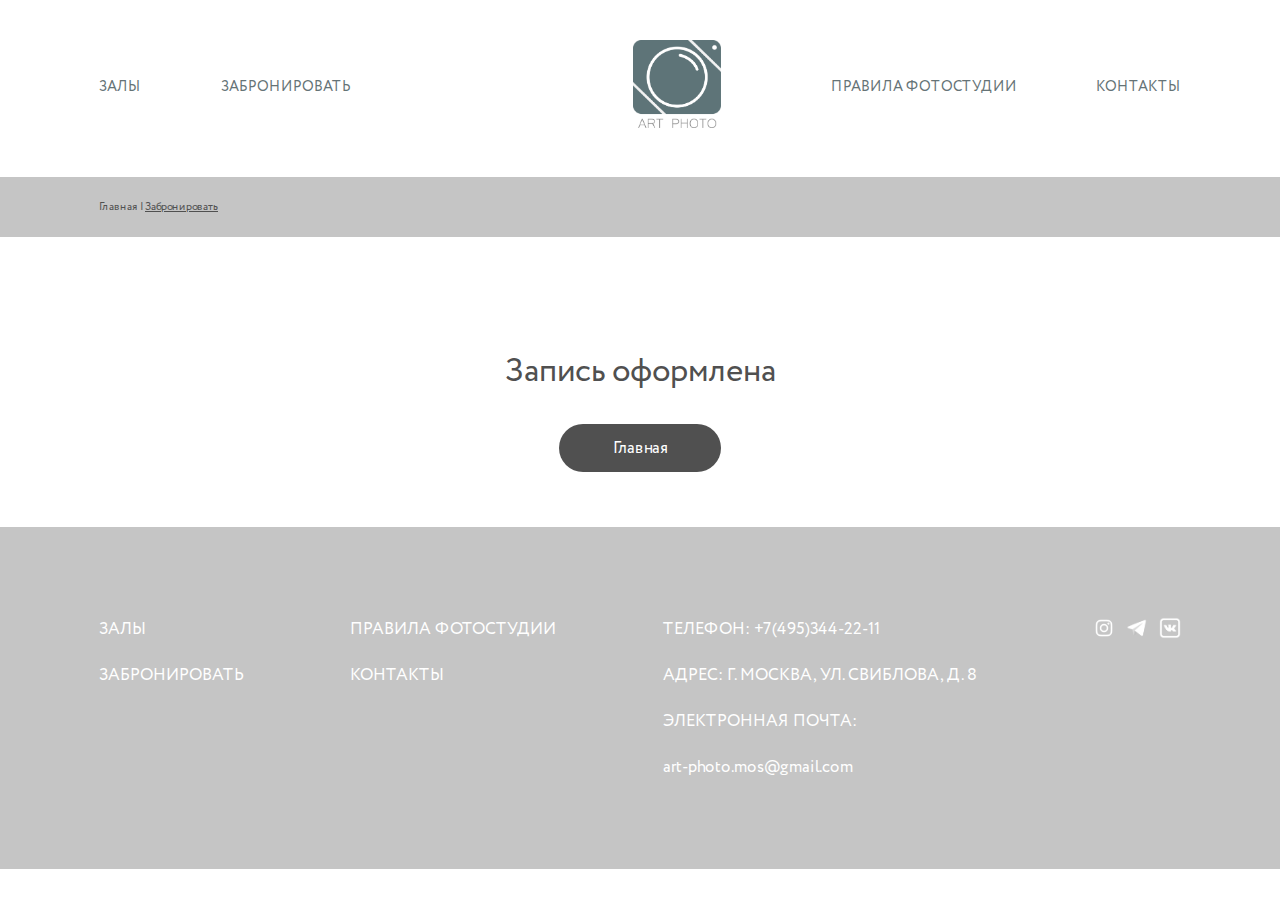
<file: appointment.html>
<!DOCTYPE html>
<html lang="en">

<head>
    <meta charset="UTF-8">
    <meta http-equiv="X-UA-Compatible" content="IE=edge">
    <meta name="viewport" content="width=device-width, initial-scale=1.0">
    <link rel="stylesheet" href="css/style.css">
    <title>Art photo</title>
</head>

<body>
    <div class="container">
        <header class="header">
            <nav class="nav">
                <a href="halls.html" class="nav-link">Залы</a>
                <a href="reservation.html" class="nav-link">Забронировать</a>
                <a href="index.html" class="logo-link">
                    <img class="logo-pic" src="img/logo.png" alt="logo">
                </a>
                <a href="rules.html" class="nav-link">Правила фотостудии</a>
                <a href="contacts.html" class="nav-link">Контакты</a>
            </nav>
        </header>
        <main class="main appointment">
            <div class="bread-crumbles">
                <div class="bread-crumbles__txt">
                    <a href="index.html" class="bread-crumbles_link">Главная |</a>
                    <span>Забронировать</span>
                </div>
            </div>
            <div class="appointment-block">
                <span class="appointment-title">Запись оформлена</span>
                <a href="index.html" class="main-page-link">Главная</a>
            </div>
        </main>
        <footer class="footer">
            <div class="footer-col">
                <a href="halls.html" class="footer-link">Залы</a>
                <a href="reservation.html" class="footer-link">Забронировать</a>
            </div>
            <div class="footer-col">
                <a href="rules.html" class="footer-link">Правила фотостудии</a>
                <a href="contacts.html" class="footer-link">Контакты</a>
            </div>
            <div class="footer-col">
                <span class="footer-link">Телефон: +7(495)344-22-11</span>
                <span class="footer-link">Адрес: г. Москва, ул. Свиблова, д. 8</span>
                <span class="footer-link">Электронная почта: </span>
                <a href="mailto:art-photo.mos@gmail.com">art-photo.mos@gmail.com</a>
            </div>
            <div class="socials">
                <a href="#" class="social-icon"><img class="social-icon-pic" src="img/instagram.png"
                        alt="instagram"></a>
                <a href="#" class="social-icon"><img class="social-icon-pic" src="img/telegram.png" alt="telegram"></a>
                <a href="#" class="social-icon"><img class="social-icon-pic" src="img/vk.png" alt="vkontakte"></a>
            </div>
        </footer>
    </div>
</body>

</html>
</file>
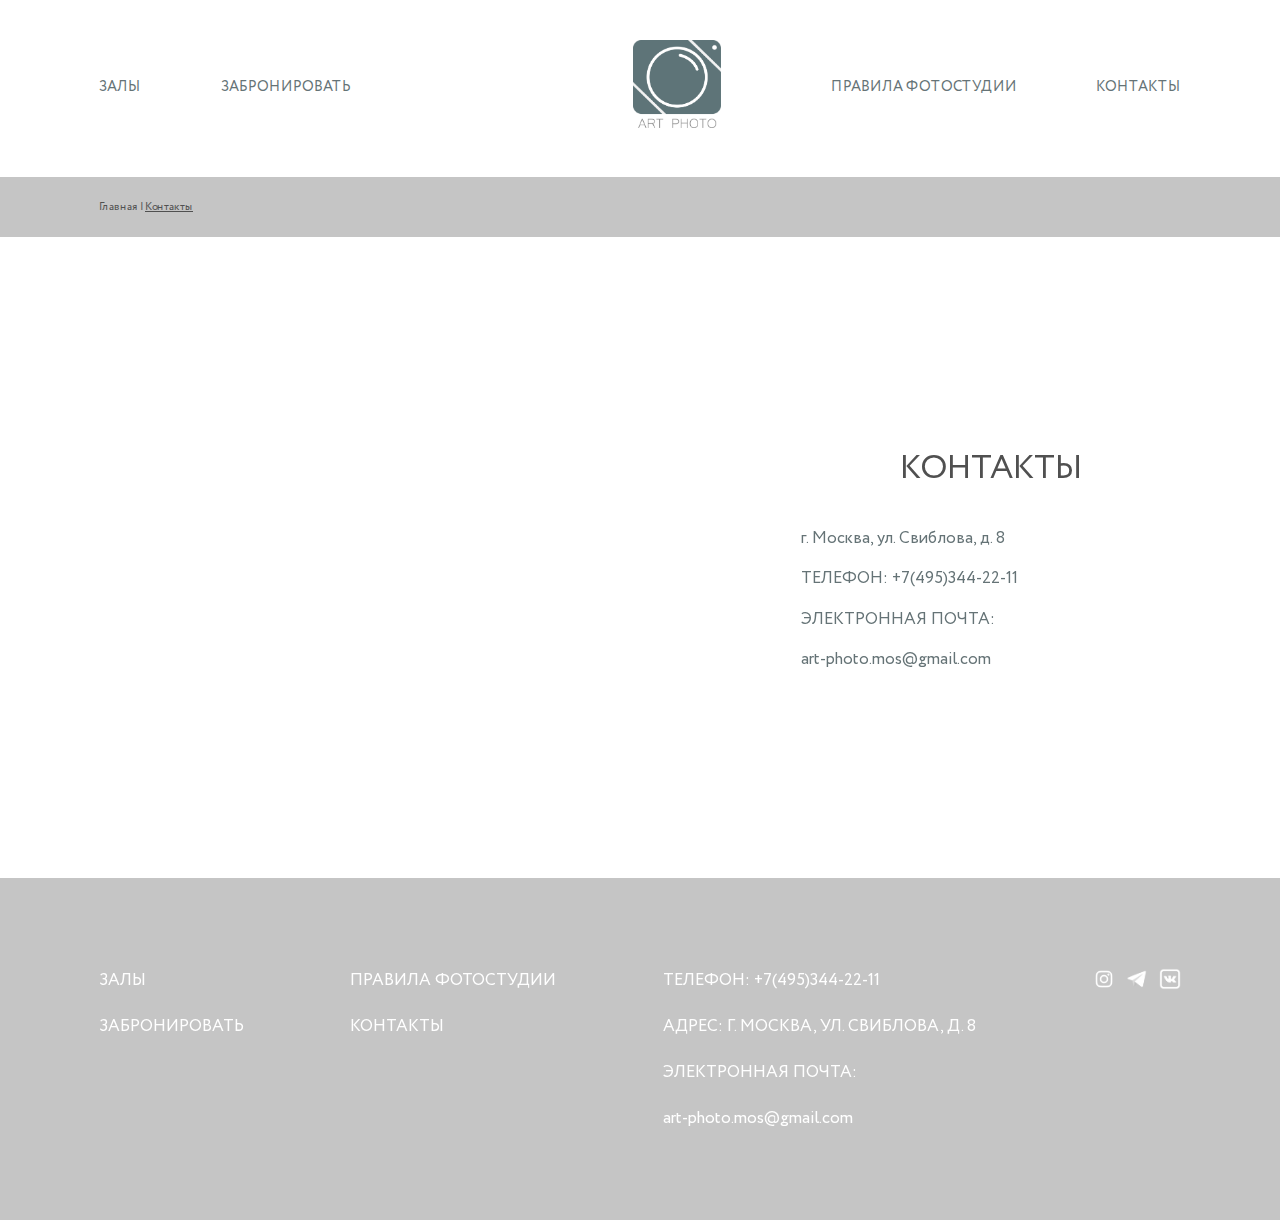
<file: contacts.html>
<!DOCTYPE html>
<html lang="en">

<head>
    <meta charset="UTF-8">
    <meta http-equiv="X-UA-Compatible" content="IE=edge">
    <meta name="viewport" content="width=device-width, initial-scale=1.0">
    <link rel="stylesheet" href="css/style.css">
    <title>Art photo</title>
</head>

<body>
    <div class="container">
        <header class="header">
            <nav class="nav">
                <a href="halls.html" class="nav-link">Залы</a>
                <a href="reservation.html" class="nav-link">Забронировать</a>
                <a href="index.html" class="logo-link">
                    <img class="logo-pic" src="img/logo.png" alt="logo">
                </a>
                <a href="rules.html" class="nav-link">Правила фотостудии</a>
                <a href="contacts.html" class="nav-link">Контакты</a>
            </nav>
        </header>
        <main class="main contacts">
            <div class="bread-crumbles">
                <div class="bread-crumbles__txt">
                    <a href="index.html" class="bread-crumbles_link">Главная |</a>
                    <span>Контакты </span>
                </div>
            </div>
            <div class="address-block">
                <div class="map">
                    <iframe
                        src="https://yandex.ru/map-widget/v1/?um=constructor%3A5620888b2440179dbb9b3fdedf29d657e5d3ae7b112324a249640f655b045b6e&amp;source=constructor"
                        width="647" height="456" frameborder="0"></iframe>
                </div>
                <div class="contacts-block">
                    <span class="contacts-block_title">Контакты</span>
                    <span class="contacts-link address">г. Москва, ул. Свиблова, д. 8</span>
                    <span class="contacts-link phone">Телефон: +7(495)344-22-11</span>
                    <span class="contacts-link email">Электронная почта: </span>
                    <a href="mailto:art-photo.mos@gmail.com" link>art-photo.mos@gmail.com</a>
                </div>
            </div>
        </main>
        <footer class="footer">
            <div class="footer-col">
                <a href="halls.html" class="footer-link">Залы</a>
                <a href="reservation.html" class="footer-link">Забронировать</a>
            </div>
            <div class="footer-col">
                <a href="rules.html" class="footer-link">Правила фотостудии</a>
                <a href="contacts.html" class="footer-link">Контакты</a>
            </div>
            <div class="footer-col">
                <span class="footer-link">Телефон: +7(495)344-22-11</span>
                <span class="footer-link">Адрес: г. Москва, ул. Свиблова, д. 8</span>
                <span class="footer-link">Электронная почта: </span>
                <a href="mailto:art-photo.mos@gmail.com">art-photo.mos@gmail.com</a>
            </div>
            <div class="socials">
                <a href="#" class="social-icon"><img class="social-icon-pic" src="img/instagram.png"
                        alt="instagram"></a>
                <a href="#" class="social-icon"><img class="social-icon-pic" src="img/telegram.png" alt="telegram"></a>
                <a href="#" class="social-icon"><img class="social-icon-pic" src="img/vk.png" alt="vkontakte"></a>
            </div>
        </footer>
    </div>
</body>

</html>
</file>
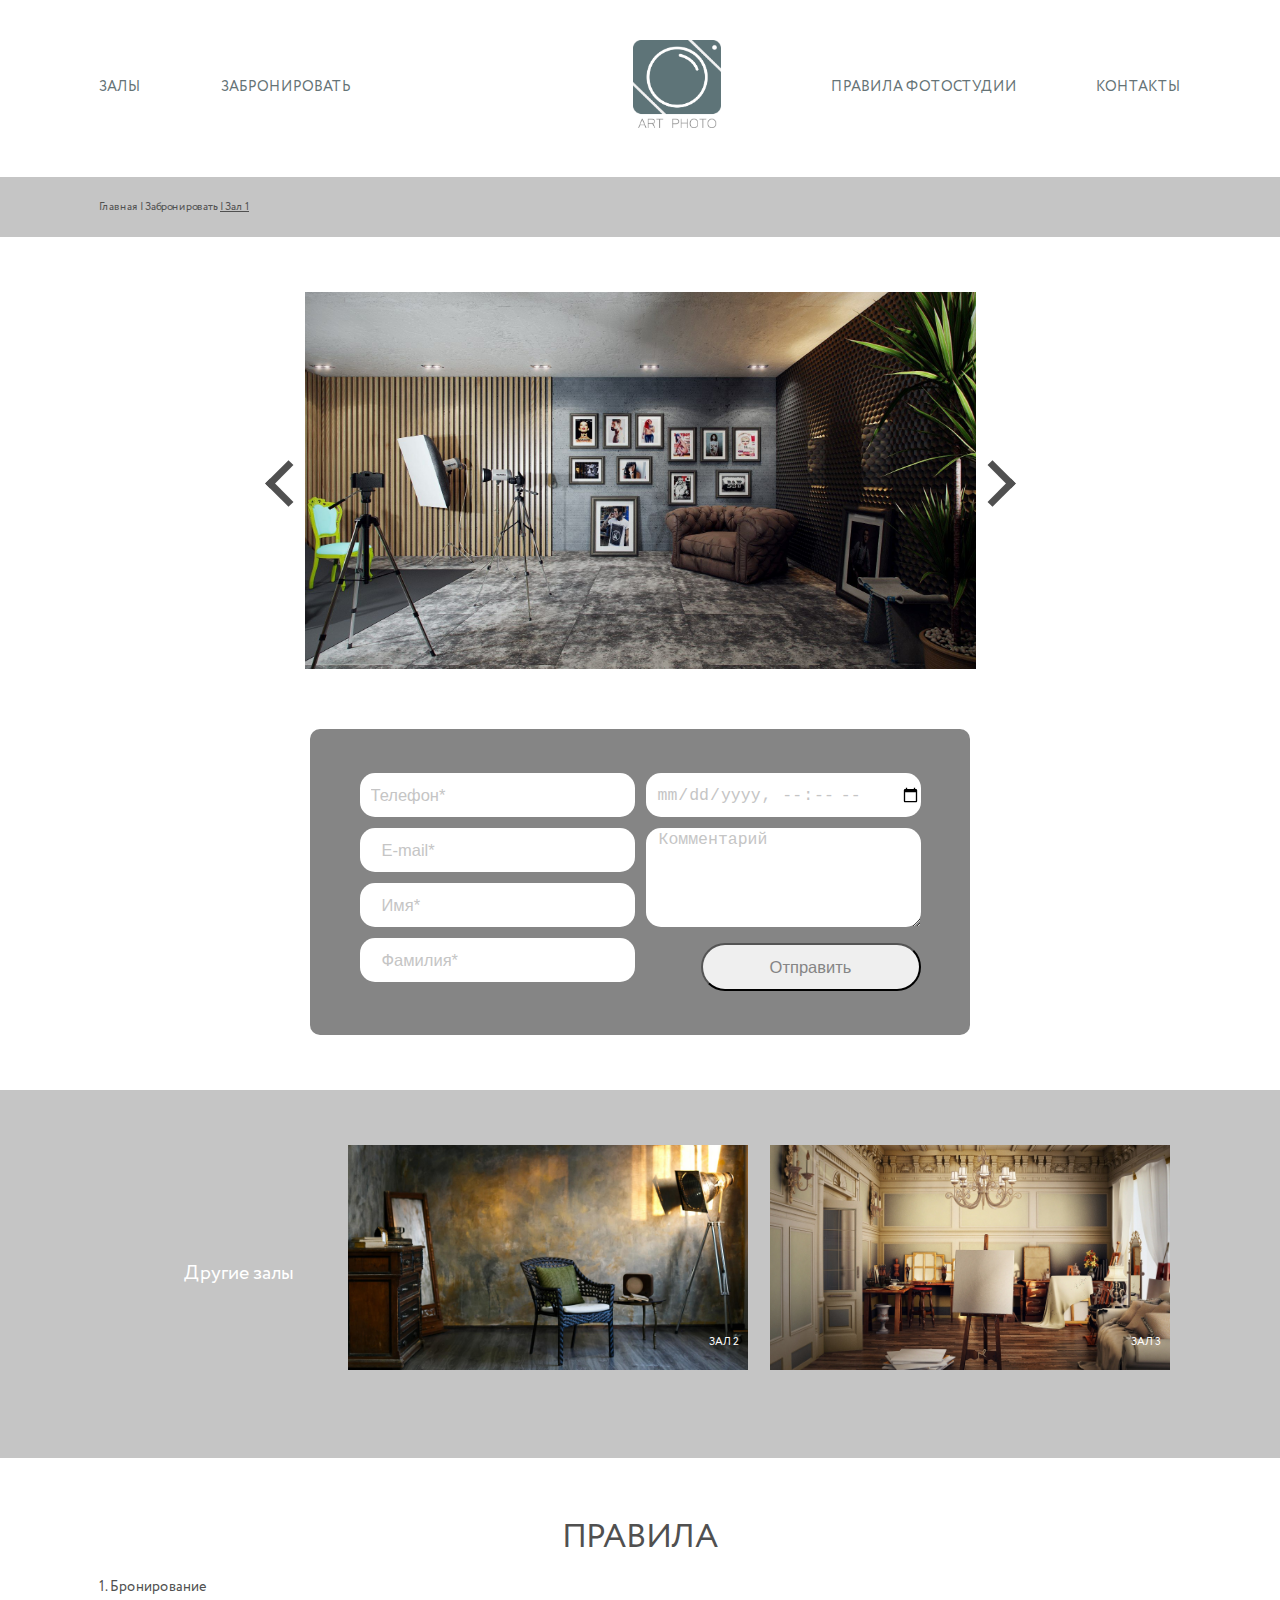
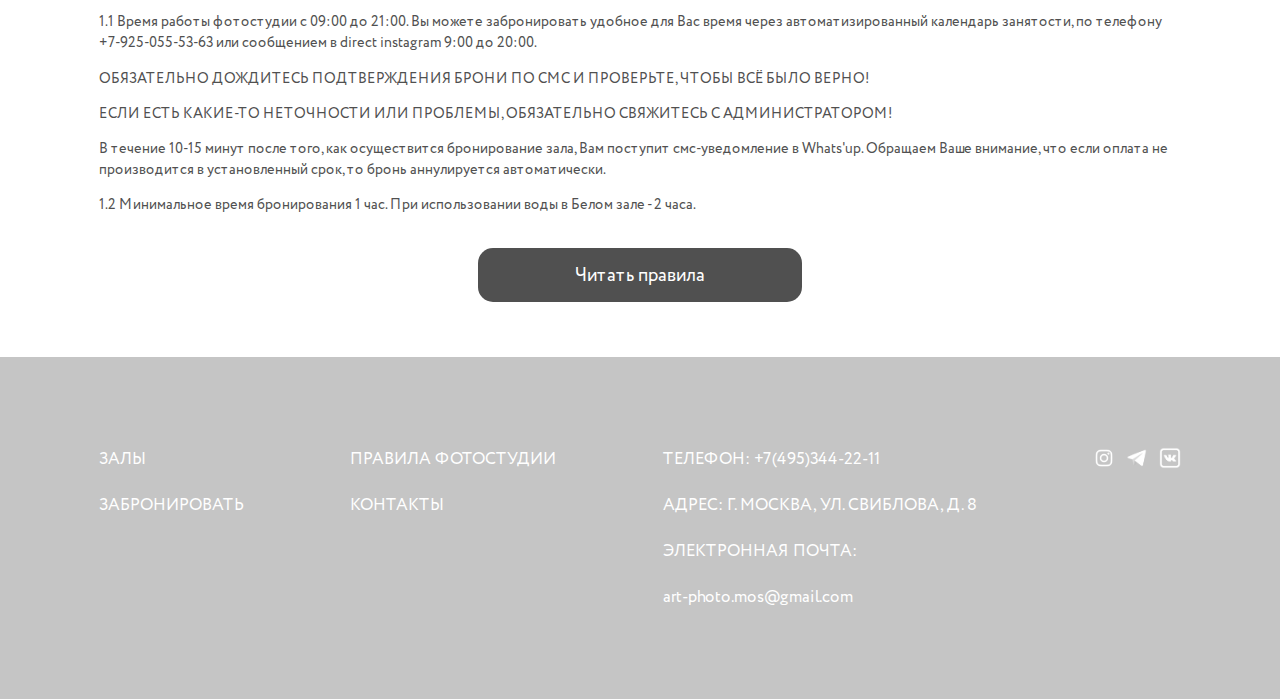
<file: form.html>
<!DOCTYPE html>
<html lang="en">

<head>
    <meta charset="UTF-8">
    <meta http-equiv="X-UA-Compatible" content="IE=edge">
    <meta name="viewport" content="width=device-width, initial-scale=1.0">
    <link rel="stylesheet" href="css/style.css">
    <title>Art photo</title>
</head>

<body>
    <div class="container">
        <header class="header">
            <nav class="nav">
                <a href="halls.html" class="nav-link">Залы</a>
                <a href="reservation.html" class="nav-link">Забронировать</a>
                <a href="index.html" class="logo-link">
                    <img class="logo-pic" src="img/logo.png" alt="logo">
                </a>
                <a href="rules.html" class="nav-link">Правила фотостудии</a>
                <a href="#" class="nav-link">Контакты</a>
            </nav>
        </header>
        <main class="main appointment">
            <div class="bread-crumbles">
                <div class="bread-crumbles__txt">
                    <a href="index.html" class="bread-crumbles_link">Главная |</a>
                    <a href="reservation.html" class="bread-crumbles_link"> Забронировать</a>
                    <span>| Зал 1 </span>
                </div>
            </div>
            <div class="appointment-form">
                <div class="appoint-photo-wrp">
                    <span class="arrow left"></span>
                    <div class="appointment-form__pic">
                        <img class="appoint-hall1-pic" src="img/hall1.jpg" alt="Hall 1">
                    </div>
                    <span class="arrow right"></span>
                </div>
                <form method="link" action="/appointment.html" class="order-form">
                    <div class="order-form-part">
                        <p><input class="order-form__input input-phone" type="tel" name="input-phone" id="input-phone"
                                placeholder="Телефон*">
                        </p>
                        <p><input class="order-form__input input-email" type="email" name="input-email" id="input-email"
                                placeholder="E-mail*"></p>
                        <p><input class="order-form__input input-name" type="name" name="input-name" id="input-name"
                                placeholder="Имя*"></p>
                        <p><input class="order-form__input input-surname" type="name" name="input-surname"
                                id="input-surname" placeholder="Фамилия*">
                        </p>
                    </div>
                    <div class="order-form-part">
                        <p><input class="order-form__input input-datetime" type="datetime-local" name="input-datetime"
                                id="input-datetime" placeholder="Дата и время">
                        </p>
                        <p>
                            <textarea class="order-form__input input-text" name="input-text" id="input-text"
                                placeholder="Комментарий"></textarea>
                        </p>
                        <p class="wrp-btn"><button type="submit" class="form-send__btn"
                                target="_blank">Отправить</button>
                        </p>
                    </div>
                </form>
            </div>
            <div class="other-halls-block">
                <span class="other-halls__title">Другие залы</span>
                <div class="halls-gallery__row">
                    <a href="form.html" class="img-wrp hall2">
                        <img class="photo-gallery__img" src="img/hall2.jpg" alt="Hall 2">
                        <span class="photo-gallery__name">Зал 2</span>
                    </a>
                    <a href="form.html" class="img-wrp hall3">
                        <img class="photo-gallery__img" src="img/hall3.jpg" alt="Hall 3">
                        <span class="photo-gallery__name">Зал 3</span>
                    </a>
                </div>
            </div>
            <div class="rules-text form">
                <span class="rules-text_title">Правила</span>
                <p class="rules-text-part">1. Бронирование</p>
                <p class="rules-text-part">
                    1.1 Время работы фотостудии с 09:00 до 21:00. Вы можете забронировать удобное для Вас время
                    через автоматизированный календарь занятости, по телефону +7-925-055-53-63 или сообщением в
                    direct instagram 9:00 до 20:00.
                </p>
                <p class="rules-text-part">ОБЯЗАТЕЛЬНО ДОЖДИТЕСЬ ПОДТВЕРЖДЕНИЯ БРОНИ ПО СМС И ПРОВЕРЬТЕ, ЧТОБЫ ВСЁ
                    БЫЛО ВЕРНО!
                </p>
                <p class="rules-text-part">ЕСЛИ ЕСТЬ КАКИЕ-ТО НЕТОЧНОСТИ ИЛИ ПРОБЛЕМЫ, ОБЯЗАТЕЛЬНО СВЯЖИТЕСЬ С
                    АДМИНИСТРАТОРОМ!
                </p>
                <p class="rules-text-part">В течение 10-15 минут после того, как осуществится бронирование зала, Вам
                    поступит смс-уведомление в Whats'up. Обращаем Ваше внимание, что если оплата не производится в
                    установленный срок, то бронь аннулируется автоматически.
                </p>
                <p class="rules-text-part">1.2 Минимальное время бронирования 1 час. При использовании воды в Белом
                    зале - 2 часа.
                </p>
                <a href="rules.html" class="page-link rules">Читать правила</a>
            </div>
        </main>
        <footer class="footer">
            <div class="footer-col">
                <a href="halls.html" class="footer-link">Залы</a>
                <a href="reservation.html" class="footer-link">Забронировать</a>
            </div>
            <div class="footer-col">
                <a href="rules.html" class="footer-link">Правила фотостудии</a>
                <a href="contacts.html" class="footer-link">Контакты</a>
            </div>
            <div class="footer-col">
                <span class="footer-link">Телефон: +7(495)344-22-11</span>
                <span class="footer-link">Адрес: г. Москва, ул. Свиблова, д. 8</span>
                <span class="footer-link">Электронная почта: </span>
                <a href="mailto:art-photo.mos@gmail.com">art-photo.mos@gmail.com</a>
            </div>
            <div class="socials">
                <a href="#" class="social-icon"><img class="social-icon-pic" src="img/instagram.png"
                        alt="instagram"></a>
                <a href="#" class="social-icon"><img class="social-icon-pic" src="img/telegram.png" alt="telegram"></a>
                <a href="#" class="social-icon"><img class="social-icon-pic" src="img/vk.png" alt="vkontakte"></a>
            </div>
        </footer>
    </div>
</body>

</html>
</file>
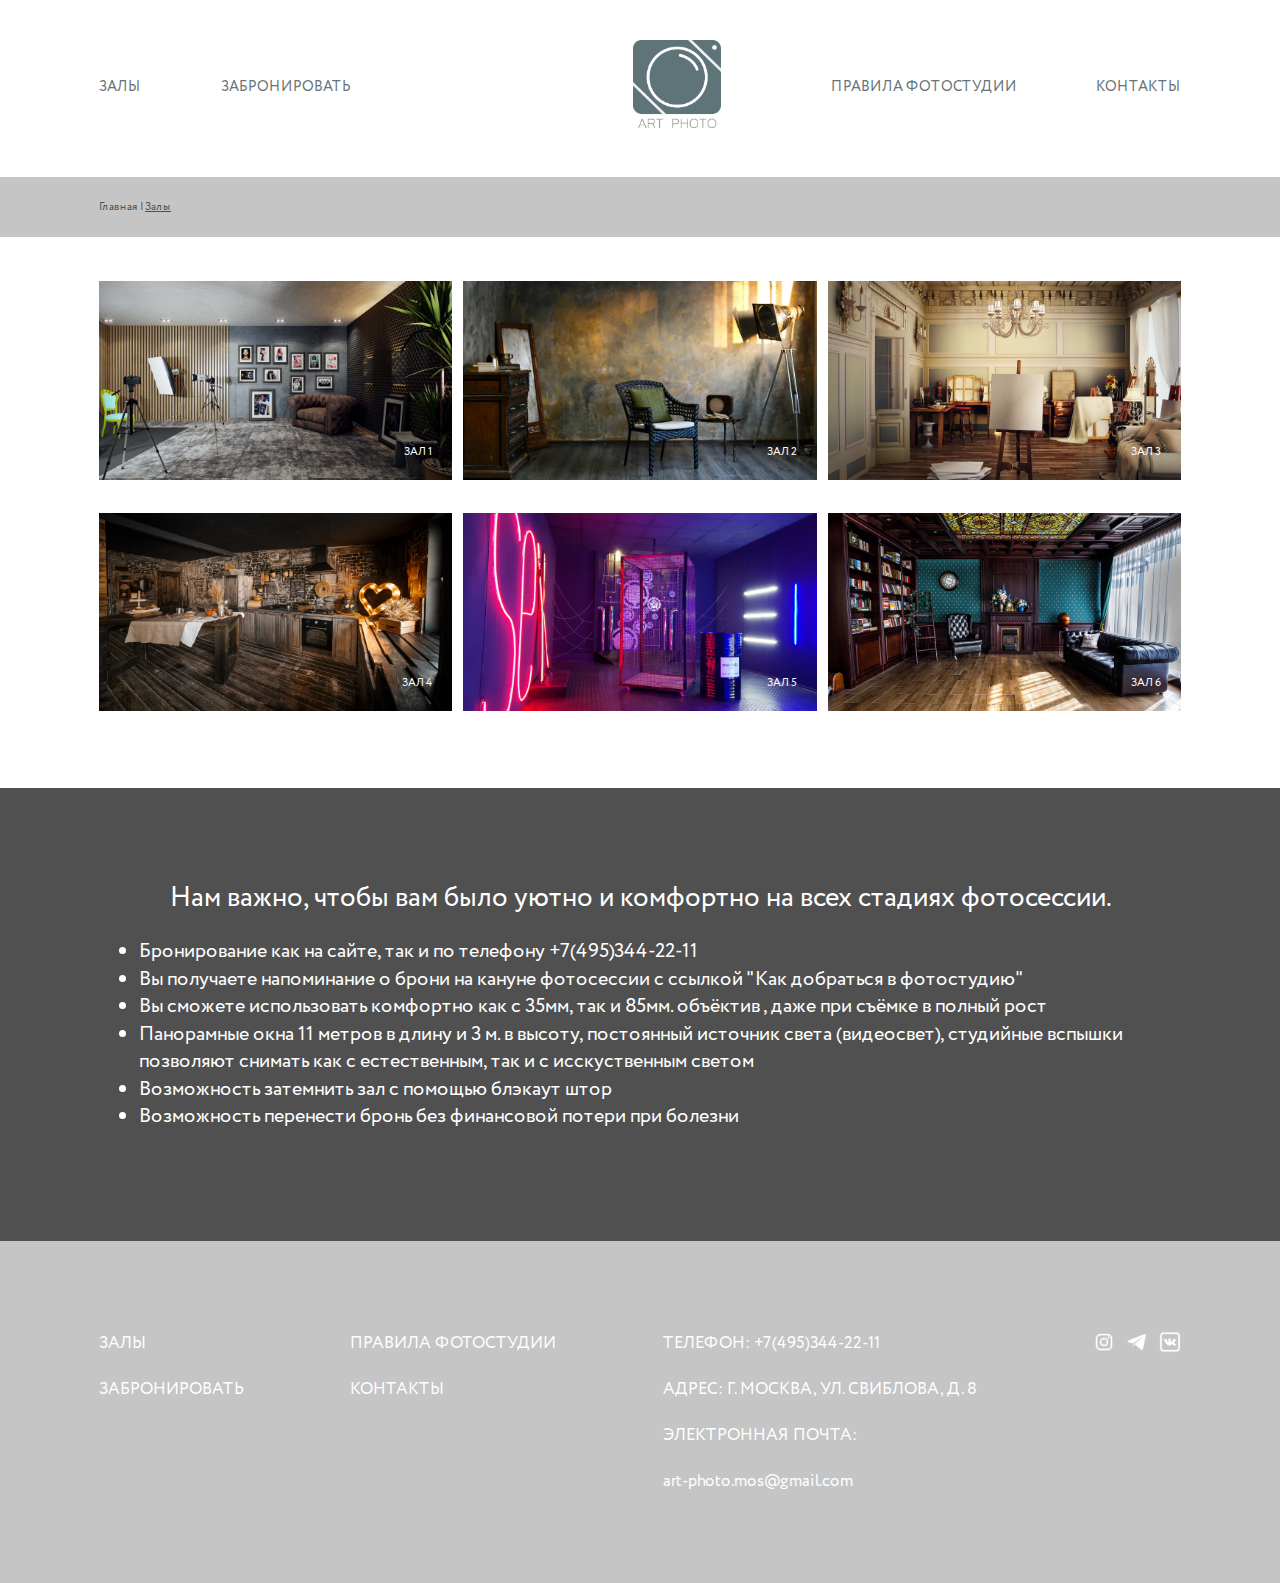
<file: halls.html>
<!DOCTYPE html>
<html lang="en">

<head>
    <meta charset="UTF-8">
    <meta http-equiv="X-UA-Compatible" content="IE=edge">
    <meta name="viewport" content="width=device-width, initial-scale=1.0">
    <link rel="stylesheet" href="css/style.css">
    <title>Art photo</title>
</head>

<body>
    <div class="container">
        <header class="header">
            <nav class="nav">
                <a href="halls.html" class="nav-link">Залы</a>
                <a href="reservation.html" class="nav-link">Забронировать</a>
                <a href="index.html" class="logo-link">
                    <img class="logo-pic" src="img/logo.png" alt="logo">
                </a>
                <a href="rules.html" class="nav-link">Правила фотостудии</a>
                <a href="#" class="nav-link">Контакты</a>
            </nav>
        </header>
        <main class="main halls">
            <div class="bread-crumbles">
                <div class="bread-crumbles__txt">
                    <a href="index.html" class="bread-crumbles_link">Главная |</a>
                    <span>Залы </span>
                </div>
            </div>
    </div>
    <div class="halls-gallery">
        <div class="halls-gallery__row">
            <a href="form.html" class="img-wrp hall1">
                <img class="photo-gallery__img" src="img/hall1.jpg" alt="Hall 1">
                <span class="photo-gallery__name">Зал 1</span>
            </a>
            <a href="form.html" class="img-wrp hall2">
                <img class="photo-gallery__img" src="img/hall2.jpg" alt="Hall 2">
                <span class="photo-gallery__name">Зал 2</span>
            </a>
            <a href="form.html" class="img-wrp hall3">
                <img class="photo-gallery__img" src="img/hall3.jpg" alt="Hall 3">
                <span class="photo-gallery__name">Зал 3</span>
            </a>
        </div>
        <div class="halls-gallery__row">
            <a href="form.html" class="img-wrp hall4">
                <img class="photo-gallery__img" src="img/hall4.jpg" alt="Hall 4">
                <span class="photo-gallery__name">Зал 4</span>
            </a>
            <a href="form.html" class="img-wrp hall5">
                <img class="photo-gallery__img" src="img/hall5.jpg" alt="Hall 5">
                <span class="photo-gallery__name">Зал 5</span>
            </a>
            <a href="form.html" class="img-wrp hall6">
                <img class="photo-gallery__img" src="img/hall6.jpg" alt="Hall 6">
                <span class="photo-gallery__name">Зал 6</span>
            </a>
        </div>
    </div>
    <section class="info-block">
        <span class="info-block__title">Нам важно, чтобы вам было уютно и комфортно на всех стадиях
            фотосессии.</span>
        <ul class="info-block_list">
            <li class="info-block__item">Бронирование как на сайте, так и по телефону +7(495)344-22-11</li>
            <li class="info-block__item">Вы получаете напоминание о брони на кануне фотосессии с ссылкой "Как
                добраться в фотостудию"</li>
            <li class="info-block__item">Вы сможете использовать комфортно как с 35мм, так и 85мм. объёктив ,
                даже при съёмке в полный рост</li>
            <li class="info-block__item">Панорамные окна 11 метров в длину и 3 м. в высоту, постоянный
                источник света (видеосвет), студийные вспышки позволяют снимать как с естественным, так и с
                исскуственным светом</li>
            <li class="info-block__item">Возможность затемнить зал с помощью блэкаут штор</li>
            <li class="info-block__item">Возможность перенести бронь без финансовой потери при болезни</li>
        </ul>
    </section>
    </main>
    <footer class="footer">
        <div class="footer-col">
            <a href="halls.html" class="footer-link">Залы</a>
            <a href="reservation.html" class="footer-link">Забронировать</a>
        </div>
        <div class="footer-col">
            <a href="rules.html" class="footer-link">Правила фотостудии</a>
            <a href="#" class="footer-link">Контакты</a>
        </div>
        <div class="footer-col">
            <span class="footer-link">Телефон: +7(495)344-22-11</span>
            <span class="footer-link">Адрес: г. Москва, ул. Свиблова, д. 8</span>
            <span class="footer-link">Электронная почта: </span>
            <a href="mailto:art-photo.mos@gmail.com">art-photo.mos@gmail.com</a>
        </div>
        <div class="socials">
            <a href="#" class="social-icon"><img class="social-icon-pic" src="img/instagram.png" alt="instagram"></a>
            <a href="#" class="social-icon"><img class="social-icon-pic" src="img/telegram.png" alt="telegram"></a>
            <a href="#" class="social-icon"><img class="social-icon-pic" src="img/vk.png" alt="vkontakte"></a>
        </div>
    </footer>
    </div>
</body>

</html>
</file>
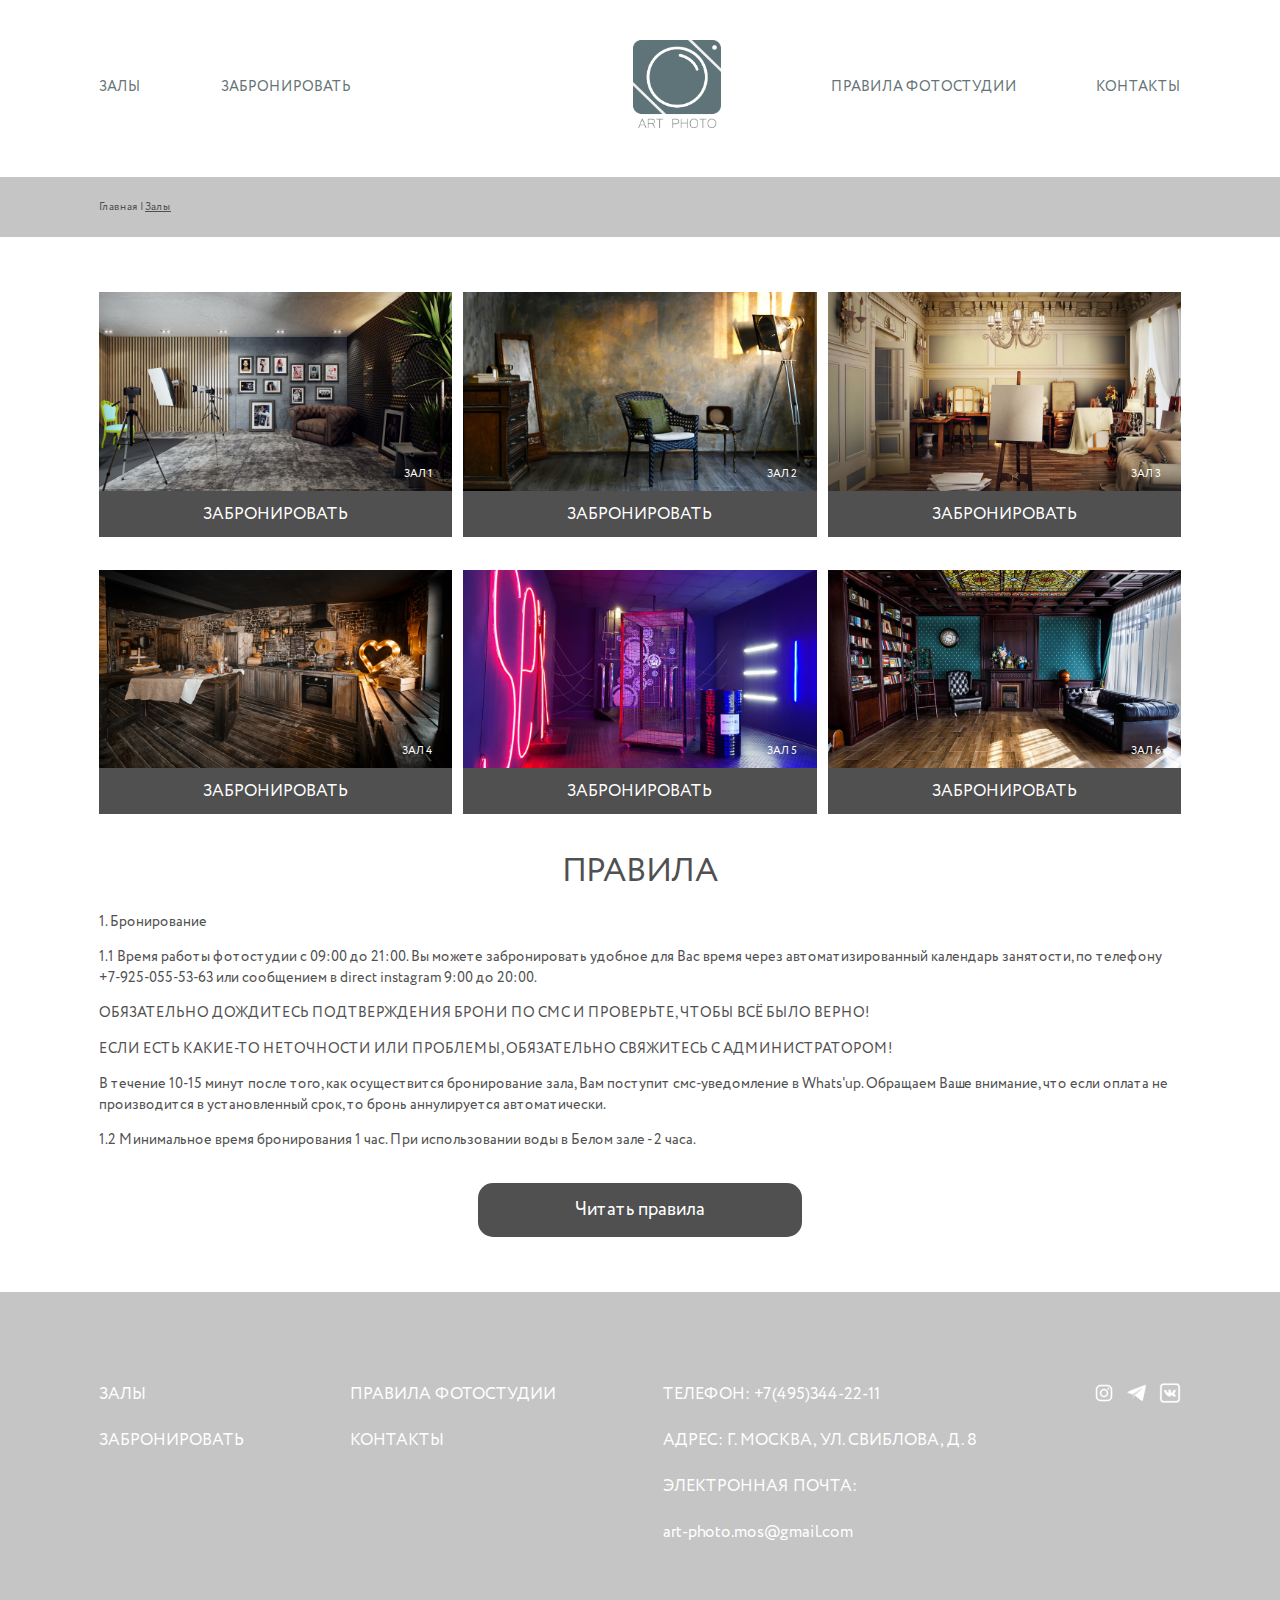
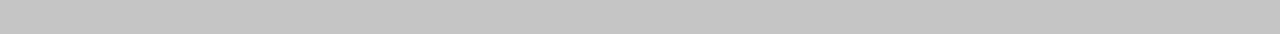
<file: reservation.html>
<!DOCTYPE html>
<html lang="en">

<head>
    <meta charset="UTF-8">
    <meta http-equiv="X-UA-Compatible" content="IE=edge">
    <meta name="viewport" content="width=device-width, initial-scale=1.0">
    <link rel="stylesheet" href="css/style.css">
    <title>Art photo</title>
</head>

<body>
    <div class="container">
        <header class="header">
            <nav class="nav">
                <a href="halls.html" class="nav-link">Залы</a>
                <a href="reservation.html" class="nav-link">Забронировать</a>
                <a href="index.html" class="logo-link">
                    <img class="logo-pic" src="img/logo.png" alt="logo">
                </a>
                <a href="rules.html" class="nav-link">Правила фотостудии</a>
                <a href="#" class="nav-link">Контакты</a>
            </nav>
        </header>
        <main class="main appointment">
            <div class="bread-crumbles">
                <div class="bread-crumbles__txt">
                    <a href="index.html" class="bread-crumbles_link">Главная |</a>
                    <span>Залы </span>
                </div>
            </div>
    </div>
    <div class="appointment-form">
        <div class="halls-gallery__row">
            <div class="img-wrp hall1">
                <img class="photo-gallery__img" src="img/hall1.jpg" alt="Hall 1">
                <span class="photo-gallery__name reserv">Зал 1</span>
                <a href="form.html" class="gallery-reserv-link">Забронировать</a>
            </div>
            <div class="img-wrp hall2">
                <img class="photo-gallery__img" src="img/hall2.jpg" alt="Hall 2">
                <span class="photo-gallery__name reserv">Зал 2</span>
                <a href="form.html" class="gallery-reserv-link">Забронировать</a>
            </div>
            <div class="img-wrp hall3">
                <img class="photo-gallery__img" src="img/hall3.jpg" alt="Hall 3">
                <span class="photo-gallery__name reserv">Зал 3</span>
                <a href="form.html" class="gallery-reserv-link">Забронировать</a>
            </div>
        </div>
        <div class="halls-gallery__row">
            <div class="img-wrp hall4">
                <img class="photo-gallery__img" src="img/hall4.jpg" alt="Hall 4">
                <span class="photo-gallery__name reserv">Зал 4</span>
                <a href="form.html" class="gallery-reserv-link">Забронировать</a>
            </div>
            <div class="img-wrp hall5">
                <img class="photo-gallery__img" src="img/hall5.jpg" alt="Hall 5">
                <span class="photo-gallery__name reserv">Зал 5</span>
                <a href="form.html" class="gallery-reserv-link">Забронировать</a>
            </div>
            <div class="img-wrp hall6">
                <img class="photo-gallery__img" src="img/hall6.jpg" alt="Hall 6">
                <span class="photo-gallery__name reserv">Зал 6</span>
                <a href="form.html" class="gallery-reserv-link">Забронировать</a>
            </div>
        </div>
        <div class="rules-text">
            <span class="rules-text_title">Правила</span>
            <p class="rules-text-part">1. Бронирование</p>
            <p class="rules-text-part">
                1.1 Время работы фотостудии с 09:00 до 21:00. Вы можете забронировать удобное для Вас время
                через автоматизированный календарь занятости, по телефону +7-925-055-53-63 или сообщением в
                direct instagram 9:00 до 20:00.
            </p>
            <p class="rules-text-part">ОБЯЗАТЕЛЬНО ДОЖДИТЕСЬ ПОДТВЕРЖДЕНИЯ БРОНИ ПО СМС И ПРОВЕРЬТЕ, ЧТОБЫ ВСЁ
                БЫЛО ВЕРНО!
            </p>
            <p class="rules-text-part">ЕСЛИ ЕСТЬ КАКИЕ-ТО НЕТОЧНОСТИ ИЛИ ПРОБЛЕМЫ, ОБЯЗАТЕЛЬНО СВЯЖИТЕСЬ С
                АДМИНИСТРАТОРОМ!
            </p>
            <p class="rules-text-part">В течение 10-15 минут после того, как осуществится бронирование зала, Вам
                поступит смс-уведомление в Whats'up. Обращаем Ваше внимание, что если оплата не производится в
                установленный срок, то бронь аннулируется автоматически.
            </p>
            <p class="rules-text-part">1.2 Минимальное время бронирования 1 час. При использовании воды в Белом
                зале - 2 часа.
            </p>
            <a href="rules.html" class="page-link rules">Читать правила</a>
        </div>
    </div>
    </main>
    <footer class="footer">
        <div class="footer-col">
            <a href="halls.html" class="footer-link">Залы</a>
            <a href="reservation.html" class="footer-link">Забронировать</a>
        </div>
        <div class="footer-col">
            <a href="rules.html" class="footer-link">Правила фотостудии</a>
            <a href="contacts.html" class="footer-link">Контакты</a>
        </div>
        <div class="footer-col">
            <span class="footer-link">Телефон: +7(495)344-22-11</span>
            <span class="footer-link">Адрес: г. Москва, ул. Свиблова, д. 8</span>
            <span class="footer-link">Электронная почта: </span>
            <a href="mailto:art-photo.mos@gmail.com">art-photo.mos@gmail.com</a>
        </div>
        <div class="socials">
            <a href="#" class="social-icon"><img class="social-icon-pic" src="img/instagram.png" alt="instagram"></a>
            <a href="#" class="social-icon"><img class="social-icon-pic" src="img/telegram.png" alt="telegram"></a>
            <a href="#" class="social-icon"><img class="social-icon-pic" src="img/vk.png" alt="vkontakte"></a>
        </div>
    </footer>
    </div>
</body>

</html>
</file>
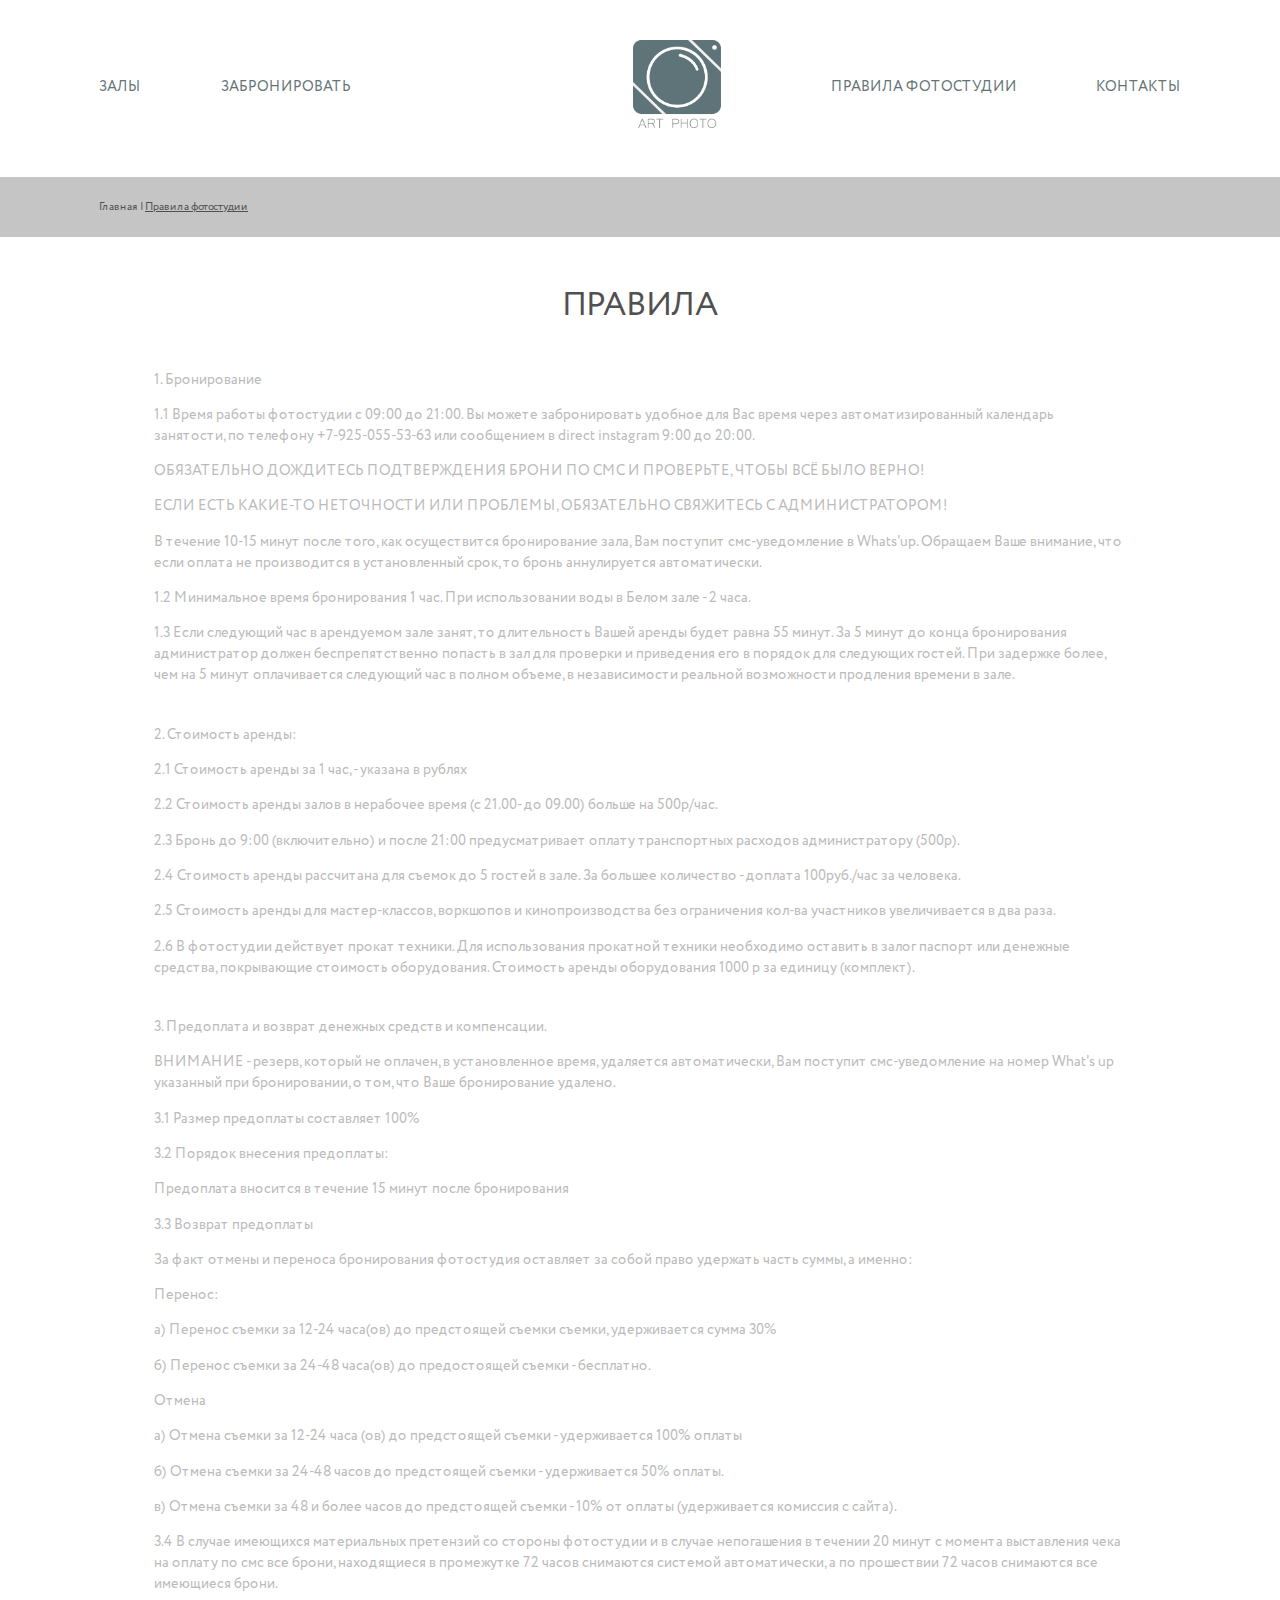
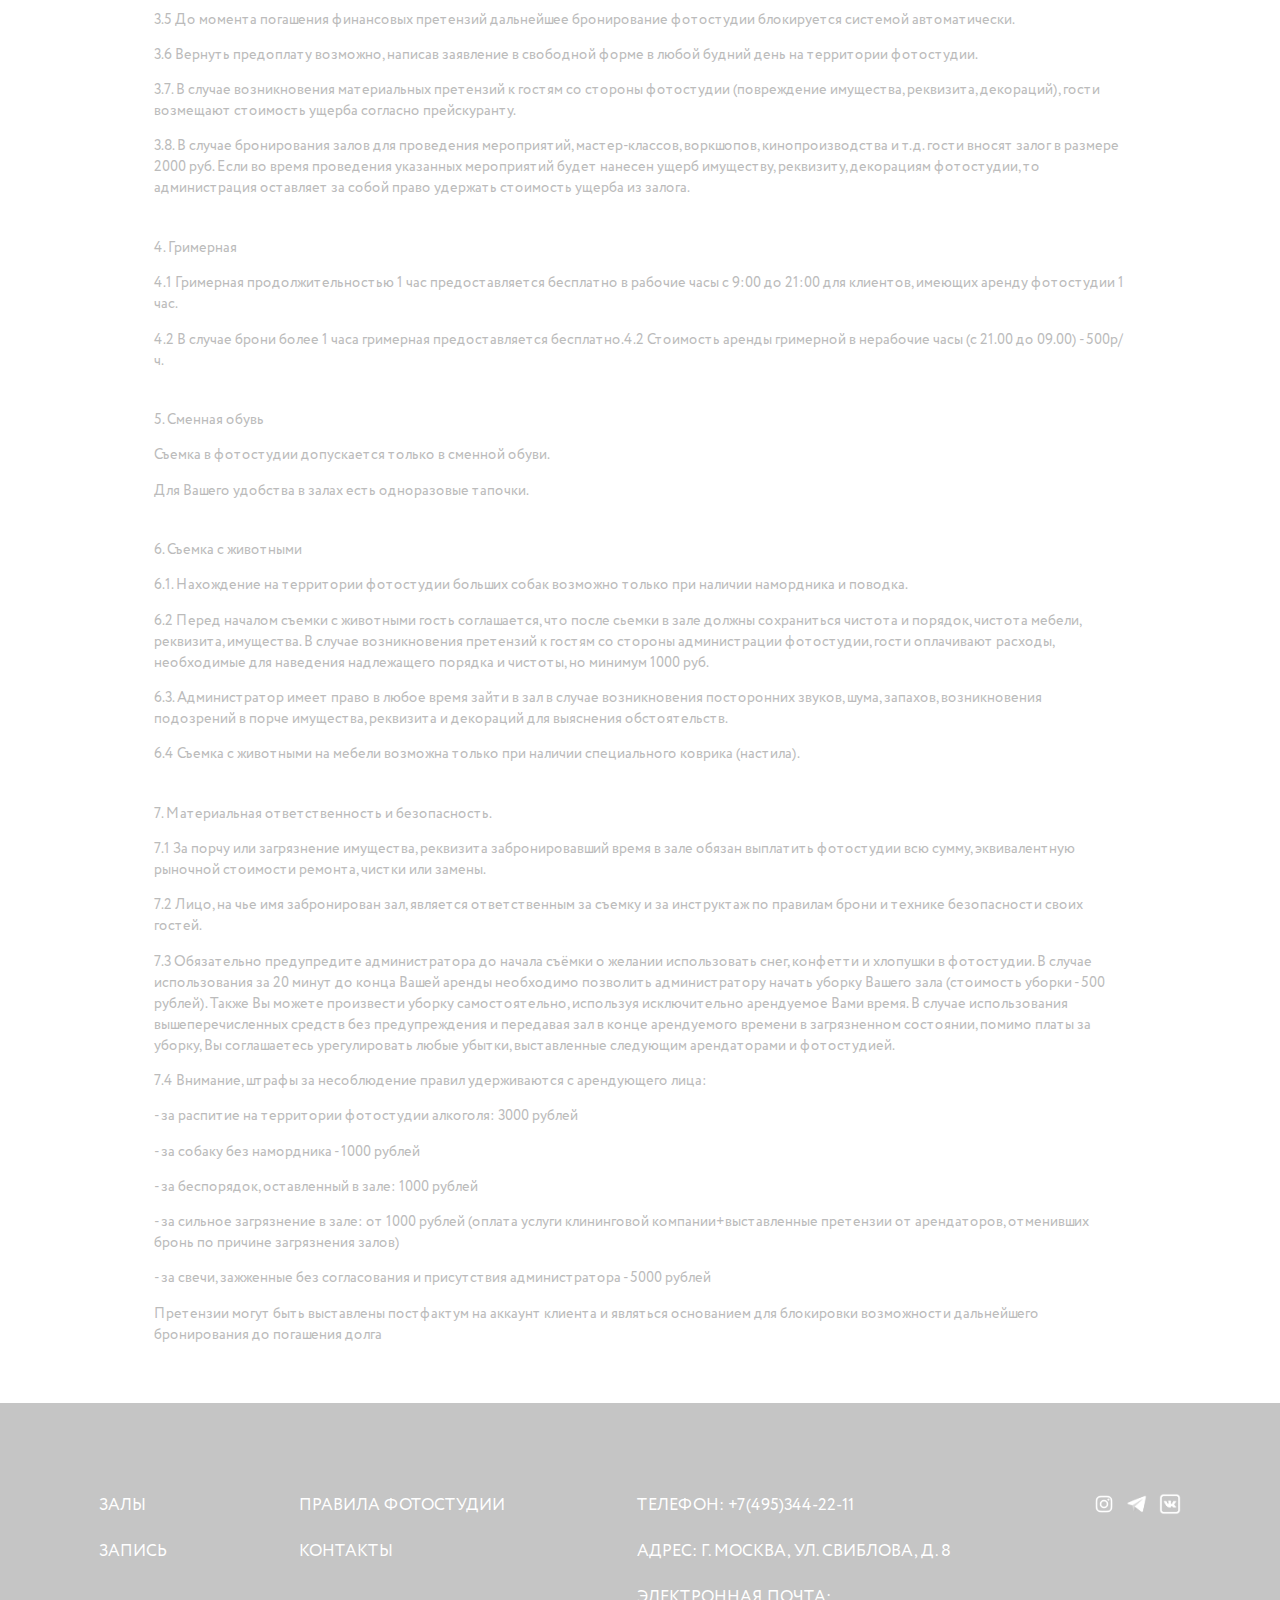
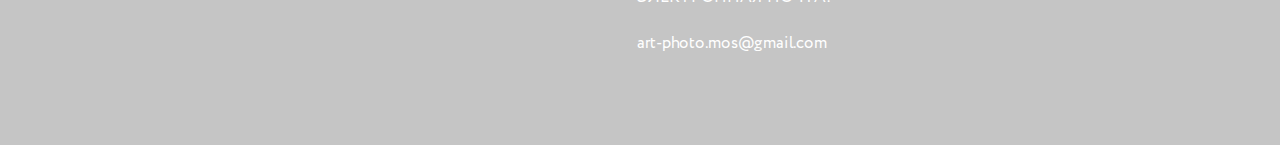
<file: rules.html>
<!DOCTYPE html>
<html lang="en">

<head>
    <meta charset="UTF-8">
    <meta http-equiv="X-UA-Compatible" content="IE=edge">
    <meta name="viewport" content="width=device-width, initial-scale=1.0">
    <link rel="stylesheet" href="css/style.css">
    <title>Art photo</title>
</head>

<body>
    <div class="container">
        <header class="header">
            <nav class="nav">
                <a href="halls.html" class="nav-link">Залы</a>
                <a href="reservation.html" class="nav-link">Забронировать</a>
                <a href="index.html" class="logo-link">
                    <img class="logo-pic" src="img/logo.png" alt="logo">
                </a>
                <a href="rules.html" class="nav-link">Правила фотостудии</a>
                <a href="contacts.html" class="nav-link">Контакты</a>
            </nav>
        </header>
        <main class="main rules">
            <div class="bread-crumbles">
                <div class="bread-crumbles__txt">
                    <a href="index.html" class="bread-crumbles_link">Главная |</a>
                    <span>Правила фотостудии </span>
                </div>
            </div>
    </div>
    <div class="rules-text page">
        <span class="rules-text_title">Правила</span>
        <p class="rules-text-part page paragraph">1. Бронирование</p>
        <p class="rules-text-part page">
            1.1 Время работы фотостудии с 09:00 до 21:00. Вы можете забронировать удобное для Вас время через
            автоматизированный календарь занятости, по телефону +7-925-055-53-63 или сообщением в direct
            instagram 9:00 до 20:00.
        </p>
        <p class="rules-text-part page">ОБЯЗАТЕЛЬНО ДОЖДИТЕСЬ ПОДТВЕРЖДЕНИЯ БРОНИ ПО СМС И ПРОВЕРЬТЕ, ЧТОБЫ ВСЁ
            БЫЛО
            ВЕРНО!
        </p>
        <p class="rules-text-part page">ЕСЛИ ЕСТЬ КАКИЕ-ТО НЕТОЧНОСТИ ИЛИ ПРОБЛЕМЫ, ОБЯЗАТЕЛЬНО СВЯЖИТЕСЬ С
            АДМИНИСТРАТОРОМ!</p>
        <p class="rules-text-part page">В течение 10-15 минут после того, как осуществится бронирование зала,
            Вам
            поступит смс-уведомление в Whats'up. Обращаем Ваше внимание, что если оплата не производится в
            установленный срок, то бронь аннулируется автоматически.
        </p>
        <p class="rules-text-part page">1.2 Минимальное время бронирования 1 час. При использовании воды в Белом
            зале - 2 часа.
        </p>
        <p class="rules-text-part page">1.3 Если следующий час в арендуемом зале занят, то длительность Вашей
            аренды будет равна 55 минут. За 5 минут до конца бронирования администратор должен беспрепятственно
            попасть в зал для проверки и приведения его в порядок для следующих гостей. При задержке более, чем
            на 5 минут оплачивается следующий час в полном объеме, в независимости реальной возможности
            продления времени в зале.</p>
        <p class="rules-text-part page paragraph">2. Стоимость аренды:
        </p>
        <p class="rules-text-part page">2.1 Стоимость аренды за 1 час, - указана в рублях
        </p>
        <p class="rules-text-part page">2.2 Стоимость аренды залов в нерабочее время (с 21.00- до 09.00) больше
            на 500р/час.
        </p>
        <p class="rules-text-part page">
            2.3 Бронь до 9:00 (включительно) и после 21:00 предусматривает оплату транспортных расходов
            администратору (500р).
        </p>
        <p class="rules-text-part page">2.4 Стоимость аренды рассчитана для съемок до 5 гостей в зале. За
            большее количество - доплата 100руб./час за человека.
        </p>
        <p class="rules-text-part page">2.5 Стоимость аренды для мастер-классов, воркшопов и кинопроизводства
            без ограничения кол-ва участников увеличивается в два раза.
        </p>
        <p class="rules-text-part page">2.6 В фотостудии действует прокат техники. Для использования прокатной
            техники необходимо оставить в залог паспорт или денежные средства, покрывающие стоимость
            оборудования. Стоимость аренды оборудования 1000 р за единицу (комплект).
        </p>
        <p class="rules-text-part page paragraph">3. Предоплата и возврат денежных средств и компенсации.</p>
        <p class="rules-text-part page">ВНИМАНИЕ - резерв, который не оплачен, в установленное время, удаляется
            автоматически, Вам поступит смс-уведомление на номер What's up указанный при бронировании, о том,
            что Ваше бронирование удалено.
        </p>
        <p class="rules-text-part page">3.1 Размер предоплаты составляет 100%
        </p>
        <p class="rules-text-part page">3.2 Порядок внесения предоплаты:
        </p>
        <p class="rules-text-part page">Предоплата вносится в течение 15 минут после бронирования</p>
        <p class="rules-text-part page">3.3 Возврат предоплаты
        </p>
        <p class="rules-text-part page">За факт отмены и переноса бронирования фотостудия оставляет за собой
            право удержать часть суммы, а именно:
        </p>
        <p class="rules-text-part page">Перенос:
        </p>
        <p class="rules-text-part page">а) Перенос съемки за 12-24 часа(ов) до предстоящей съемки съемки,
            удерживается сумма 30%</p>
        <p class="rules-text-part page">б) Перенос съемки за 24-48 часа(ов) до предостоящей съемки - бесплатно.
        </p>
        <p class="rules-text-part page">Отмена
        </p>
        <p class="rules-text-part page">а) Отмена съемки за 12-24 часа (ов) до предстоящей съемки - удерживается
            100% оплаты
        </p>
        <p class="rules-text-part page">б) Отмена съемки за 24-48 часов до предстоящей съемки - удерживается 50%
            оплаты.</p>
        <p class="rules-text-part page">в) Отмена съемки за 48 и более часов до предстоящей съемки - 10% от
            оплаты (удерживается комиссия с сайта).
        </p>
        <p class="rules-text-part page">3.4 В случае имеющихся материальных претензий со стороны фотостудии и в
            случае непогашения в течении 20 минут с момента выставления чека на оплату по смс все брони,
            находящиеся в промежутке 72 часов снимаются системой автоматически, а по прошествии 72 часов
            снимаются все имеющиеся брони.
        </p>
        <p class="rules-text-part page">3.5 До момента погашения финансовых претензий дальнейшее бронирование
            фотостудии блокируется системой автоматически.
        </p>
        <p class="rules-text-part page">3.6 Вернуть предоплату возможно, написав заявление в свободной форме в
            любой будний день на территории фотостудии.</p>
        <p class="rules-text-part page">3.7. В случае возникновения материальных претензий к гостям со стороны
            фотостудии (повреждение имущества, реквизита, декораций), гости возмещают стоимость ущерба согласно
            прейскуранту.
        </p>
        <p class="rules-text-part page">3.8. В случае бронирования залов для проведения мероприятий,
            мастер-классов, воркшопов, кинопроизводства и т.д. гости вносят залог в размере 2000 руб. Если во
            время проведения указанных мероприятий будет нанесен ущерб имуществу, реквизиту, декорациям
            фотостудии, то администрация оставляет за собой право удержать стоимость ущерба из залога.
        </p>
        <p class="rules-text-part page paragraph">4. Гримерная
        </p>
        <p class="rules-text-part page">4.1 Гримерная продолжительностью 1 час предоставляется бесплатно в
            рабочие часы с 9:00 до 21:00 для клиентов, имеющих аренду фотостудии 1 час.</p>
        <p class="rules-text-part page">4.2 В случае брони более 1 часа гримерная предоставляется бесплатно.4.2
            Стоимость аренды гримерной в нерабочие часы (с 21.00 до 09.00) - 500р/ч.
        </p>
        <p class="rules-text-part page paragraph">5. Сменная обувь
        </p>
        <p class="rules-text-part page">Съемка в фотостудии допускается только в сменной обуви.
        </p>
        <p class="rules-text-part page">Для Вашего удобства в залах есть одноразовые тапочки.</p>
        <p class="rules-text-part page paragraph">6. Съемка с животными
        </p>
        <p class="rules-text-part page">6.1. Нахождение на территории фотостудии больших собак возможно только
            при наличии намордника и поводка.
        </p>
        <p class="rules-text-part page">6.2 Перед началом съемки с животными гость соглашается, что после сьемки
            в зале должны сохраниться чистота и порядок, чистота мебели, реквизита, имущества. В случае
            возникновения претензий к гостям со стороны администрации фотостудии, гости оплачивают расходы,
            необходимые для наведения надлежащего порядка и чистоты, но минимум 1000 руб.
        </p>
        <p class="rules-text-part page">6.3. Администратор имеет право в любое время зайти в зал в случае
            возникновения посторонних звуков, шума, запахов, возникновения подозрений в порче имущества,
            реквизита и декораций для выяснения обстоятельств.
        </p>
        <p class="rules-text-part page">6.4 Съемка с животными на мебели возможна только при наличии
            специального коврика (настила).
        </p>
        <p class="rules-text-part page paragraph">7. Материальная ответственность и безопасность.
        </p>
        <p class="rules-text-part page">7.1 За порчу или загрязнение имущества, реквизита забронировавший время
            в зале обязан выплатить фотостудии всю сумму, эквивалентную рыночной стоимости ремонта, чистки или
            замены.
        </p>
        <p class="rules-text-part page">
            7.2 Лицо, на чье имя забронирован зал, является ответственным за съемку и за инструктаж по правилам
            брони и технике безопасности своих гостей.
        </p>
        <p class="rules-text-part page">7.3 Обязательно предупредите администратора до начала съёмки о желании
            использовать снег, конфетти и хлопушки в фотостудии. В случае использования за 20 минут до конца
            Вашей аренды необходимо позволить администратору начать уборку Вашего зала (стоимость уборки - 500
            рублей). Также Вы можете произвести уборку самостоятельно, используя исключительно арендуемое Вами
            время. В случае использования вышеперечисленных средств без предупреждения и передавая зал в конце
            арендуемого времени в загрязненном состоянии, помимо платы за уборку, Вы соглашаетесь урегулировать
            любые убытки, выставленные следующим арендаторами и фотостудией.
        </p>
        <p class="rules-text-part page">7.4 Внимание, штрафы за несоблюдение правил удерживаются с арендующего
            лица:
        </p>
        <p class="rules-text-part page">- за распитие на территории фотостудии алкоголя: 3000 рублей
        </p>
        <p class="rules-text-part page">
            - за собаку без намордника - 1000 рублей
        </p>
        <p class="rules-text-part page">- за беспорядок, оставленный в зале: 1000 рублей
        </p>
        <p class="rules-text-part page">- за сильное загрязнение в зале: от 1000 рублей (оплата услуги
            клининговой компании+выставленные претензии от арендаторов, отменивших бронь по причине загрязнения
            залов)
        </p>
        <p class="rules-text-part page">- за свечи, зажженные без согласования и присутствия администратора -
            5000 рублей
        </p>
        <p class="rules-text-part page">Претензии могут быть выставлены постфактум на аккаунт клиента и являться
            основанием для блокировки возможности дальнейшего бронирования до погашения долга</p>
    </div>
    </main>
    <footer class="footer">
        <div class="footer-col">
            <a href="halls.html" class="footer-link">Залы</a>
            <a href="reservation.html" class="footer-link">Запись</a>
        </div>
        <div class="footer-col">
            <a href="rules.html" class="footer-link">Правила фотостудии</a>
            <a href="contacts.html" class="footer-link">Контакты</a>
        </div>
        <div class="footer-col">
            <span class="footer-link">Телефон: +7(495)344-22-11</span>
            <span class="footer-link">Адрес: г. Москва, ул. Свиблова, д. 8</span>
            <span class="footer-link">Электронная почта: </span>
            <a href="mailto:art-photo.mos@gmail.com">art-photo.mos@gmail.com</a>
        </div>
        <div class="socials">
            <a href="#" class="social-icon"><img class="social-icon-pic" src="img/instagram.png" alt="instagram"></a>
            <a href="#" class="social-icon"><img class="social-icon-pic" src="img/telegram.png" alt="telegram"></a>
            <a href="#" class="social-icon"><img class="social-icon-pic" src="img/vk.png" alt="vkontakte"></a>
        </div>
    </footer>
    </div>
</body>

</html>
</file>
<file: css/style.css>
@font-face {
    font-family: 'Circe';
    src: url('../fonts/circe/Circe-Regular.eot');
    src: local('Circe'), local('Circe-Regular'),
        url('../fonts/circe/Circe-Regular.eot?#iefix') format('embedded-opentype'),
        url('../fonts/circe/Circe-Regular.woff') format('woff'),
        url('../fonts/circe/Circe-Regular.ttf') format('truetype');
    font-weight: normal;
    font-style: normal;
}

@font-face {
    font-family: 'TT Commons';
    src: url('../fonts/TTcommons/TTCommons-Regular.eot');
    src: local('TT Commons Regular'), local('TTCommons-Regular'),
        url('../fonts/TTcommons/TTCommons-Regular.eot?#iefix') format('embedded-opentype'),
        url('../fonts/TTcommons/TTCommons-Regular.woff') format('woff'),
        url('../fonts/TTcommons/TTCommons-Regular.ttf') format('truetype');
    font-weight: normal;
    font-style: normal;
}

* {
    box-sizing: border-box;
}

body {
    margin: 0;
    font-family: 'Circe', sans-serif;
    font-weight: normal;
}

.container {
    margin: 0 auto;
}

.header {
    width: 100%;
    padding: 40px 9rem 0 9rem;
}

.nav {
    display: flex;
    align-items: center;
    justify-content: space-between;
}

.nav-link {
    text-transform: uppercase;
    text-decoration: none;
    font-size: 1.3rem;
    color: #657376;
}

.nav-link:hover {
    color: #505050;
}

.nav-link:active {
    color: #657376;
}

.nav-link:nth-child(2) {
    margin-right: 170px;
}

.nav-link:nth-child(4) {
    margin-left: 30px;
}

.logo-pic {
    width: 8rem;
    height: 8rem;
    margin-left: 3rem;
}

.main {
    width: 100%;
}

.photo-block {
    display: flex;
    justify-content: center;
    padding: 9rem;
}

.photo-halls {
    display: flex;
    flex-direction: column;
    justify-content: space-between;
}

.photo-halls:first-child {
    margin-right: 30px;
}

.photo-hall1,
.photo-hall2,
.photo-hall3 {
    position: relative;
}

.hall1-pic {
    width: 100%;
    height: auto;
    max-width: 1000px;
}

.hall-name {
    font-size: 1.3rem;
    position: absolute;
    text-transform: uppercase;
    color: #ffff;
    right: 20px;
    bottom: 35px;
}

.hall-name.name-sm {
    font-size: 1rem;
    bottom: 20px;
}

.arrow.right.main {
    position: absolute;
    top: 16rem;
    right: 1.5rem;
    border-top: 10px solid #fff;
    border-right: 10px solid #fff;
}

.arrow.left.main {
    position: absolute;
    top: 16rem;
    left: 1.5rem;
    border-top: 10px solid #fff;
    border-right: 10px solid #fff;
}

.photo-pagination {
    width: 8rem;
    display: flex;
    justify-content: space-around;
    margin: 0 auto;
    position: absolute;
    left: 45%;
    bottom: 3rem;
}

.pagination__item {
    display: block;
    width: 1.6rem;
    height: 1.6rem;
    border-radius: 50%;
    background-color: #ffff;
    border: 2px solid transparent;
}

.pagination__item:hover {
    background-color: transparent;
    border: 2px solid #ffff;
    transform: scale(1.2);
}



.hall2-pic {
    width: 100%;
    height: auto;
    max-width: 480px;
}

.hall3-pic {
    width: 100%;
    height: auto;
    max-width: 480px;
}

.advantages {
    font-family: 'TTcommons', sans-serif;
    color: #ffff;
    background-color: #c5c5c5;
    padding: 90px 9rem;
}

.advantages-wrp {
    display: flex;
    justify-content: space-between;
}

.advantages-title {
    display: block;
    width: 100%;
    text-align: center;
    font-size: 4rem;
    margin-bottom: 65px;
}

.advantages-list {
    display: flex;
    flex-direction: column;
    list-style-type: none;
    padding: 0;
}

.advantages-list__item {
    display: flex;
    align-items: center;
    margin-bottom: 5rem;
}

.advantage-pic.pic1 {
    width: 7rem;
    height: 7rem;
    margin-right: 1.3rem;
}

.advantage-pic.pic2 {
    width: 7rem;
    height: 5.2rem;
    margin-right: 1.3rem;
}

.advantages-txt {
    font-size: 1.8rem;
}

.badge {
    font-size: 4rem;
    text-transform: uppercase;
    margin-right: 1.3rem;
    padding: 20px;
}

.rent-block {
    display: flex;
    justify-content: space-around;
    align-items: center;
    padding: 90px 9rem;
}

.rent-photo {
    width: 48%;
}

.rent-photo-pic {
    width: 100%;
    height: auto;
}

.rent-descr {
    width: 48%;
}

.rent-descr__title {
    display: block;
    font-weight: bold;
    font-size: 1.8rem;
    margin-bottom: 2rem;
    text-align: center;
    color: #696969;
}

.rent-descr__text {
    font-size: 1.8rem;
    line-height: 3rem;
    color: #696969;
}

.conditions-block {
    font-family: 'TT commons', sans-serif;
    display: flex;
    flex-wrap: wrap;
    color: #fff;
    background-color: #505050;
    padding: 90px 9rem;
}

.conditions-block__title {
    display: block;
    width: 100%;
    font-size: 3rem;
    text-align: center;
    margin-bottom: 4rem;
}

.conditions-section {
    font-size: 1.3rem;
    line-height: 2rem;
    width: 28%;
}

.conditions-section:not(:first-child) {
    margin-left: 4rem;
}

.contitions-section__title {
    display: block;
    text-align: center;
    font-size: 1.6rem;
}

.footer {
    display: flex;
    justify-content: space-between;
    color: #ffff;
    background-color: #c5c5c5;
    padding: 90px 9rem;
}

.footer-link {
    display: block;
    text-transform: uppercase;
    text-decoration: none;
    color: #ffff;
    font-size: 1.5rem;
    margin-bottom: 2rem;
}

a.footer-link:hover {
    color: #505050;
}

a.footer-link:active {
    color: #ffff;
}

.footer-col a {
    text-decoration: none;
    color: #ffff;
    font-size: 1.5rem;
}

.social-icon-pic {
    width: 2rem;
    height: 2rem;
    margin-left: 1rem;
}

.socials {
    display: flex;
}

/* Rules page */


.bread-crumbles {
    background-color: #c5c5c5;
    font-size: 1rem;
    padding: 1rem 9rem;
    margin-top: 4rem;
    padding: 2rem 9rem 2rem 9rem;
}

.bread-crumbles_link {
    color: #505050;
    text-decoration: none;
}

.bread-crumbles__txt {
    color: #505050;
}

.bread-crumbles__txt span {
    text-decoration: underline;
}

.rules-text {
    color: #505050;
}

.rules-text_title {
    display: block;
    text-align: center;
    font-size: 3rem;
    text-transform: uppercase;
}

.rules-text-part {
    font-size: 1.3rem;
}

.rules-text.page {
    padding: 4rem 14rem;
}

.rules-text-part.page {
    color: #bbbbbb;
}

.rules-text-part.page.paragraph:not(:first-child) {
    margin-top: 3.5rem;
}

/* Halls page */

.halls-gallery {
    padding: 4rem 9rem;
}

.photo-gallery__img {
    display: block;
    width: 100%;
    height: auto;
    max-width: 530px;
    overflow: hidden;
}

.photo-gallery__img:not(:last-child) {
    margin-right: 1rem;
}

.halls-gallery__row {
    display: flex;
    justify-content: space-around;
    margin-bottom: 3rem;
}

.img-wrp {
    position: relative;
}

.photo-gallery__name {
    display: block;
    position: absolute;
    font-size: 1rem;
    text-transform: uppercase;
    color: #ffff;
    right: 20px;
    bottom: 20px;
}

.img-wrp:not(:first-child) {
    margin-left: 1rem;
}

.info-block {
    font-size: 'TT commons', sans-serif;
    background-color: #505050;
    color: #fff;
    padding: 90px 9rem;
}

.info-block__title {
    display: block;
    text-align: center;
    font-size: 2.5rem;
}

.info-block_list {
    font-size: 1.8rem;
    line-height: 2.5rem;
}

.order-form {
    display: flex;
    justify-content: center;
    width: 59%;
    min-width: 60rem;
    background-color: #858585;
    margin: 0 auto;
    border-radius: 10px;
    padding: 3rem;
}

.order-form__input {
    border-radius: 15px;
    width: 25rem;
    height: 4rem;
    outline: none;
    border: none;
    color: #c5c5c5;
}

input[placeholder] {
    text-overflow: ellipsis;
    font-size: 1.5rem;
    padding-left: 1rem;
    color: #c5c5c5;
}

input[type="tel"]::placeholder {
    text-overflow: ellipsis;
    font-size: 1.5rem;
    color: #c5c5c5;
}

input[type="email"]::placeholder {
    text-overflow: ellipsis;
    font-size: 1.5rem;
    padding-left: 1rem;
    color: #c5c5c5;
}

input[type="name"]::placeholder {
    text-overflow: ellipsis;
    font-size: 1.5rem;
    padding-left: 1rem;
    color: #c5c5c5;
}

input[type="datetime"]::placeholder {
    text-overflow: ellipsis;
    font-size: 1.5rem;
    padding-left: 1rem;
    color: #c5c5c5;
}

textarea {
    font-size: 1.5rem;
}

textarea::placeholder {
    text-overflow: ellipsis;
    font-size: 1.5rem;
    padding-left: 1rem;
    color: #c5c5c5;
}

.wrp-btn {
    text-align: end;
}

.form-send__btn {
    width: 20rem;
    font-size: 1.5rem;
    color: #858585;
    border-radius: 25px;
    padding: 1.1rem 2rem;
    outline: none;
    cursor: pointer;
}

.form-send__btn:hover {
    background-color: #c5c5c5;
    color: #ffff;
}

.form-send__btn:active {
    background-color: #ffff;
    color: #858585;
}


.order-form__input.input-text {
    height: 9rem;
}

.order-form-part:first-child {
    margin-right: 1rem;
}


/* Contacts page */

.address-block {
    display: flex;
    align-items: center;
    justify-content: space-around;
    padding: 90px 9rem;
}

.contacts-link {
    display: block;
    color: #657376;
    font-size: 1.5rem;
    text-decoration: none;
    margin-bottom: 1.5rem;
}

.contacts-link:not(:nth-child(2)) {
    text-transform: uppercase;
}

.contacts-block {
    width: 40%;
    margin-left: 5rem;
}

.contacts-block_title {
    display: block;
    text-align: center;
    font-size: 3rem;
    color: #505050;
    text-transform: uppercase;
    margin-bottom: 3rem;
}

.contacts-block a {
    color: #657376;
    font-size: 1.5rem;
    text-decoration: none;
}

/* Appointment page */

.appointment-block {
    padding: 10rem 9rem 5rem 9rem;
}

.appointment-title {
    display: block;
    font-size: 3rem;
    color: #505050;
    text-align: center;
    margin-bottom: 2.5rem;
}

.main-page-link {
    display: block;
    text-align: center;
    width: 15%;
    margin: 0 auto;
    text-decoration: none;
    font-size: 1.5rem;
    color: #ffff;
    border-radius: 25px;
    padding: 1.1rem;
    background-color: #505050;
}

.main-page-link:hover {
    color: #505050;
    background-color: #c5c5c5;
}

.main-page-link:active {
    color: #ffff;
    background-color: #505050;
}

/* Form page */

.appointment-form {
    padding: 5rem 9rem 5rem 9rem;
}

.appoint-photo-wrp {
    display: flex;
    justify-content: center;
    align-items: center;
    margin-bottom: 5rem;
}

.appoint-hall1-pic {
    width: 100%;
    height: auto;
    max-width: 61rem;
}

.arrow {
    display: block;
    width: 3rem;
    height: 3rem;
    border-top: 0.7rem solid #505050;
    border-right: 0.7rem solid #505050;
    cursor: pointer;
}

.arrow.right {
    transform: rotate(45deg);
}

.arrow.left {
    transform: rotate(-135deg);
}

.other-halls-block {
    display: flex;
    align-items: center;
    justify-content: flex-end;
    background-color: #c5c5c5;
    padding: 5rem 9rem;
}

.other-halls__row {
    display: flex;
    margin-left: 8rem;
}

.other-halls__title {
    display: block;
    font-size: 1.8rem;
    color: #ffff;
    margin-right: 5rem;
}

.rules-text.form {
    padding: 5rem 9rem;
}

/* Reservation */

.page-link {
    display: block;
    text-align: center;
    width: 25%;
    margin: 0 auto;
    text-decoration: none;
    font-size: 1.7rem;
    color: #ffff;
    border-radius: 15px;
    padding: 1.2rem;
    background-color: #505050;
}

.page-link:hover {
    color: #505050;
    background-color: #c5c5c5;
}

.page-link:active {
    color: #ffff;
    background-color: #505050;
}

.page-link.rules {
    margin-top: 3rem;
    width: 30%;
}

.gallery-reserv-link {
    display: block;
    text-transform: uppercase;
    text-decoration: none;
    font-size: 1.5rem;
    background-color: #505050;
    color: #fff;
    text-align: center;
    padding: 1rem;
}

.gallery-reserv-link:hover {
    transform: scale(1.03);
    background-color: #5050507d;
    color: #505050;
}

.photo-gallery__name.reserv {
    bottom: 5rem;
}

/* Adaptive */

@media (max-width: 1600px) {
    html {
        font-size: 11px;
    }

    .photo-gallery__img {
        max-width: 400px;
    }


}

@media (max-width: 1200px) {
    html {
        font-size: 10px;
    }

    .photo-gallery__img {
        max-width: 300px;
    }

    .address-block {
        flex-wrap: wrap;
    }

    .contacts-block {
        margin-top: 2rem;
        margin-left: 0;
        text-align: center;
    }

    .order-form {
        min-width: 61rem;
    }
}
</file>
